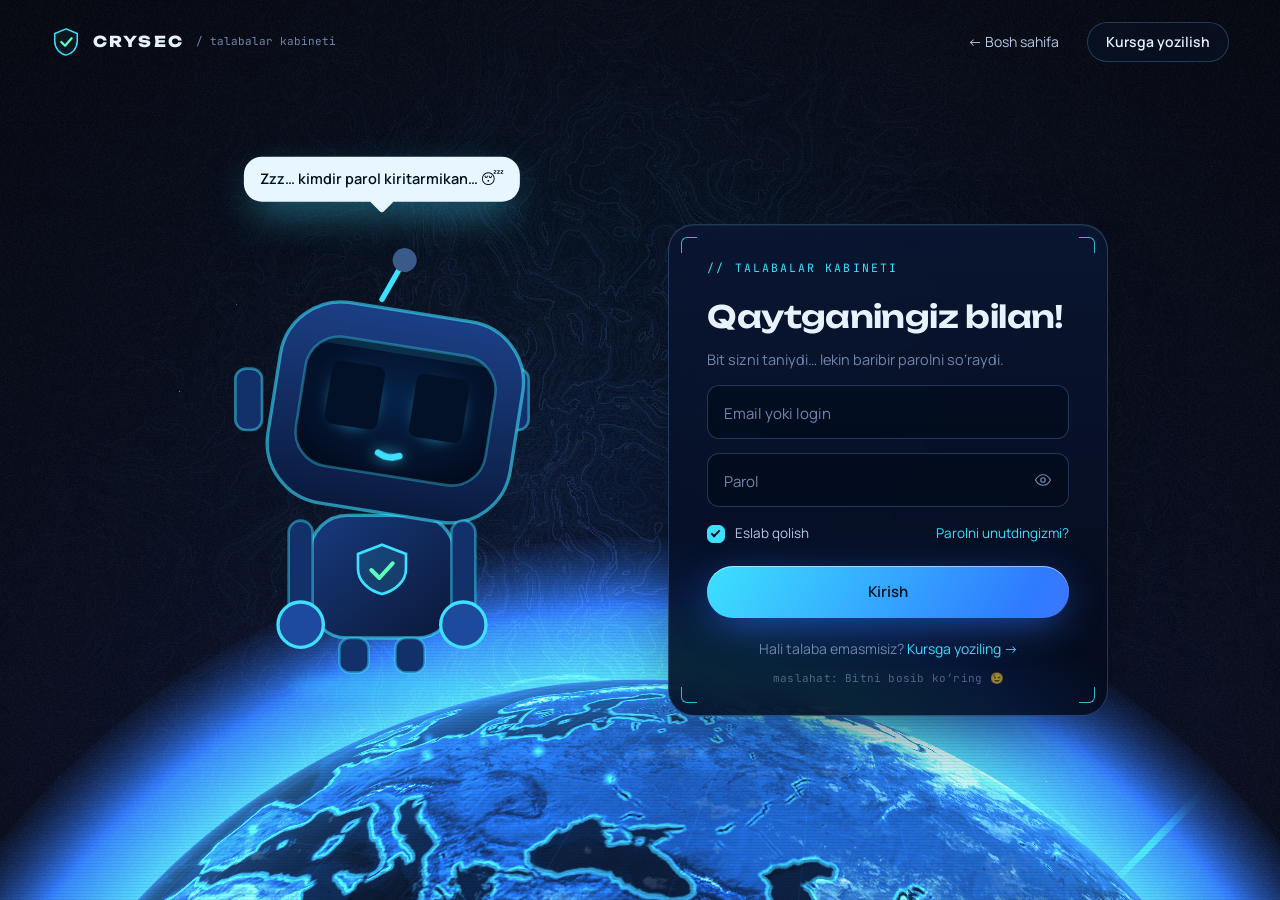
<file: login.html>
<!doctype html>
<html lang="uz">
<head>
  <meta charset="utf-8">
  <meta name="viewport" content="width=device-width, initial-scale=1, viewport-fit=cover">
  <title>Kirish — CRYSEC</title>
  <meta name="description" content="CRYSEC talabalar kabinetiga kirish.">
  <meta name="theme-color" content="#02060f">
  <link rel="icon" href="data:image/svg+xml,%3Csvg xmlns='http://www.w3.org/2000/svg' viewBox='0 0 32 32'%3E%3Cpath d='M16 2 4 7v8c0 7.5 5.1 13.4 12 15 6.9-1.6 12-7.5 12-15V7z' fill='%2302060f' stroke='%233de0ff' stroke-width='2'/%3E%3Cpath d='M11 16l4 4 7-8' fill='none' stroke='%235dffc0' stroke-width='2.4' stroke-linecap='round'/%3E%3C/svg%3E">
  <link rel="preconnect" href="https://fonts.googleapis.com">
  <link rel="preconnect" href="https://fonts.gstatic.com" crossorigin>
  <link href="https://fonts.googleapis.com/css2?family=Unbounded:wght@400;600;800&family=Manrope:wght@400;500;600;700&family=JetBrains+Mono:wght@400;600&display=swap" rel="stylesheet">
  <link rel="stylesheet" href="assets/css/style.css">
</head>
<body class="is-loading page-login">

  <canvas id="scene" aria-hidden="true"></canvas>
  <div class="grain" aria-hidden="true"></div>
  <div class="scanlines" aria-hidden="true"></div>

  <div class="loader" aria-hidden="true">
    <div class="loader__ring"><span></span><span></span><span></span></div>
    <div class="loader__txt">BIT UYG‘ONMOQDA…</div>
    <div class="loader__bar"><i></i></div>
  </div>

  <header class="top">
    <a href="index.html" class="brand" aria-label="CRYSEC bosh sahifa">
      <svg viewBox="0 0 32 32" class="brand__mark" aria-hidden="true">
        <path d="M16 2 4 7v8c0 7.5 5.1 13.4 12 15 6.9-1.6 12-7.5 12-15V7z" />
        <path class="brand__tick" d="M11 16l4 4 7-8" />
      </svg>
      <span class="brand__name">CRYSEC</span>
      <span class="brand__tag">/ talabalar kabineti</span>
    </a>
    <nav class="top__nav">
      <a href="index.html" class="navlink">← Bosh sahifa</a>
      <a href="index.html#register" class="btn btn--ghost btn--sm magnetic"><span>Kursga yozilish</span></a>
    </nav>
  </header>

  <main class="login">
    <!-- ===== maskot: Bit ===== -->
    <div class="mascot" id="mascot" data-mood="idle">
      <div class="bubble" id="bubble" role="status" aria-live="polite"><span id="bubbleTxt">Salom! Men Bit — CRYSEC qo‘riqchisiman 🤖</span></div>
      <svg class="bot" id="bot" viewBox="0 0 300 360" aria-label="Bit robot maskoti">
        <defs>
          <linearGradient id="gHead" x1="0" y1="0" x2="0" y2="1"><stop offset="0" stop-color="#1b3f86"/><stop offset="1" stop-color="#0a1a3d"/></linearGradient>
          <linearGradient id="gBody" x1="0" y1="0" x2="1" y2="1"><stop offset="0" stop-color="#173a7d"/><stop offset="1" stop-color="#0b1838"/></linearGradient>
          <radialGradient id="gScreen" cx=".5" cy=".4" r=".7"><stop offset="0" stop-color="#06224a"/><stop offset="1" stop-color="#020a1c"/></radialGradient>
          <clipPath id="cScreen"><rect x="78" y="78" width="144" height="98" rx="26"/></clipPath>
        </defs>

        <ellipse class="bot__shadow" cx="150" cy="342" rx="70" ry="10"/>

        <g class="bot__all">
          <!-- antenna -->
          <g class="bot__antenna">
            <path d="M150 52V22" />
            <circle class="bot__bulb" cx="150" cy="18" r="9"/>
          </g>
          <!-- quloqlar -->
          <rect class="bot__ear" x="40" y="104" width="20" height="46" rx="8"/>
          <rect class="bot__ear" x="240" y="104" width="20" height="46" rx="8"/>
          <!-- tana -->
          <g class="bot__torso">
            <rect x="96" y="214" width="108" height="92" rx="28" fill="url(#gBody)" class="bot__line"/>
            <path class="bot__chest" d="M150 236 132 243v11c0 9 7.6 16.4 18 19 10.4-2.6 18-10 18-19v-11z"/>
            <path class="bot__chestTick" d="m142 255 6 6 10-11"/>
            <rect x="118" y="306" width="22" height="26" rx="8" class="bot__leg"/>
            <rect x="160" y="306" width="22" height="26" rx="8" class="bot__leg"/>
          </g>
          <!-- bosh -->
          <g class="bot__head">
            <rect x="58" y="52" width="184" height="152" rx="46" fill="url(#gHead)" class="bot__line"/>
            <rect x="78" y="78" width="144" height="98" rx="26" fill="url(#gScreen)" class="bot__screen"/>
            <g clip-path="url(#cScreen)">
              <g class="bot__face">
                <g class="bot__eye bot__eye--l">
                  <rect class="bot__eyeball" x="103" y="104" width="30" height="38" rx="15"/>
                  <circle class="bot__pupil" cx="118" cy="123" r="8"/>
                  <circle class="bot__glint" cx="121" cy="119" r="2.6"/>
                  <path class="bot__happy" d="M104 127q14-16 28 0"/>
                  <rect class="bot__lid" x="98" y="96" width="40" height="52" rx="6"/>
                </g>
                <g class="bot__eye bot__eye--r">
                  <rect class="bot__eyeball" x="167" y="104" width="30" height="38" rx="15"/>
                  <circle class="bot__pupil" cx="182" cy="123" r="8"/>
                  <circle class="bot__glint" cx="185" cy="119" r="2.6"/>
                  <path class="bot__happy" d="M168 127q14-16 28 0"/>
                  <rect class="bot__lid" x="162" y="96" width="40" height="52" rx="6"/>
                </g>
                <ellipse class="bot__cheek" cx="98" cy="152" rx="9" ry="5"/>
                <ellipse class="bot__cheek" cx="202" cy="152" rx="9" ry="5"/>
                <path class="bot__mouth" id="mouth" d="M136 156q14 10 28 0"/>
              </g>
              <rect class="bot__scanline" x="78" y="78" width="144" height="6"/>
            </g>
          </g>
          <!-- qo'llar -->
          <g class="bot__arm bot__arm--l">
            <rect x="80" y="218" width="18" height="74" rx="9" class="bot__limb"/>
            <circle cx="89" cy="296" r="17" class="bot__hand"/>
          </g>
          <g class="bot__arm bot__arm--r">
            <rect x="202" y="218" width="18" height="74" rx="9" class="bot__limb"/>
            <circle cx="211" cy="296" r="17" class="bot__hand"/>
          </g>
          <!-- uyqu -->
          <g class="bot__zzz"><text x="232" y="60">z</text><text x="250" y="38">z</text><text x="268" y="16">Z</text></g>
          <!-- ter tomchisi -->
          <path class="bot__sweat" d="M232 90c-6 9-7 13-7 16a7 7 0 0 0 14 0c0-3-1-7-7-16z"/>
        </g>
      </svg>
      <div class="bits" id="bits" aria-hidden="true"></div>
    </div>

    <!-- ===== forma ===== -->
    <section class="login__card card no-drag" aria-labelledby="loginTitle">
      <span class="corner tl"></span><span class="corner tr"></span><span class="corner bl"></span><span class="corner br"></span>
      <p class="eyebrow mono">// TALABALAR KABINETI</p>
      <h1 class="login__title" id="loginTitle">Qaytganingiz bilan!</h1>
      <p class="login__sub">Bit sizni taniydi… lekin baribir parolni so‘raydi.</p>

      <form id="loginForm" novalidate autocomplete="on">
        <label class="field">
          <input type="text" name="email" id="email" required placeholder=" " autocomplete="username" spellcheck="false">
          <span class="field__label">Email yoki login</span><i class="field__line"></i><small class="field__err"></small>
        </label>
        <label class="field">
          <input type="password" name="password" id="password" required placeholder=" " autocomplete="current-password">
          <span class="field__label">Parol</span>
          <button type="button" class="field__eye" id="peek" aria-label="Parolni ko‘rsatish"><svg viewBox="0 0 24 24"><path d="M2 12s3.6-7 10-7 10 7 10 7-3.6 7-10 7S2 12 2 12z"/><circle cx="12" cy="12" r="3"/></svg></button>
          <i class="field__line"></i><small class="field__err"></small>
        </label>
        <div class="row">
          <label class="check"><input type="checkbox" checked><i></i>Eslab qolish</label>
          <a href="#" class="link" id="forgot">Parolni unutdingizmi?</a>
        </div>
        <button class="btn btn--primary btn--block submit" type="submit">
          <span class="submit__txt">Kirish</span><span class="submit__spin" aria-hidden="true"></span>
        </button>
      </form>
      <p class="login__alt">Hali talaba emasmisiz? <a href="index.html#register" class="link">Kursga yoziling →</a></p>
      <p class="login__hint mono">maslahat: Bitni bosib ko‘ring 😉</p>
    </section>
  </main>

  <script type="module" src="assets/js/login.js"></script>
</body>
</html>
</file>
<file: assets/css/style.css>
/* =========================================================
   QALQON — dizayn tizimi
   ========================================================= */
:root {
  --bg: #02060f;
  --ink: #e8f2ff;
  --ink-2: #b7c8e4;
  --muted: #7187ab;
  --line: rgba(120, 180, 255, .14);
  --line-2: rgba(120, 180, 255, .26);
  --glass: rgba(8, 18, 40, .52);
  --glass-2: rgba(10, 24, 54, .72);
  --cyan: #3de0ff;
  --blue: #2f7bff;
  --mint: #5dffc0;
  --red: #ff3d6e;
  --amber: #ffb547;
  --violet: #b48cff;
  --grad: linear-gradient(120deg, #3de0ff 0%, #2f7bff 45%, #8a5cff 100%);
  --f-display: 'Unbounded', 'Manrope', system-ui, sans-serif;
  --f-body: 'Manrope', system-ui, -apple-system, 'Segoe UI', sans-serif;
  --f-mono: 'JetBrains Mono', ui-monospace, 'SFMono-Regular', Menlo, monospace;
  --ease: cubic-bezier(.22, 1, .36, 1);
  --ease-io: cubic-bezier(.77, 0, .18, 1);
  --gutter: clamp(16px, 4vw, 56px);
  color-scheme: dark;
}

*, *::before, *::after { box-sizing: border-box; }
html { scroll-behavior: smooth; scroll-padding-top: 70px; }
body {
  margin: 0;
  background: var(--bg);
  color: var(--ink);
  font-family: var(--f-body);
  font-size: 16px;
  line-height: 1.55;
  -webkit-font-smoothing: antialiased;
  overflow-x: hidden;
}
a { color: inherit; text-decoration: none; }
button { font: inherit; color: inherit; background: none; border: 0; cursor: pointer; }
.mono { font-family: var(--f-mono); letter-spacing: .02em; }
.dim { color: var(--muted); }
::selection { background: rgba(61, 224, 255, .35); }

/* ---------- qatlamlar ---------- */
#scene {
  position: fixed; inset: 0; width: 100vw; height: 100vh; height: 100dvh;
  display: block; z-index: 0; touch-action: pan-y;
}
body.over-globe #scene { cursor: grab; }
body.is-dragging, body.is-dragging #scene { cursor: grabbing; user-select: none; }

.grain {
  position: fixed; inset: -50%; z-index: 1; pointer-events: none; opacity: .07;
  background-image: url("data:image/svg+xml,%3Csvg xmlns='http://www.w3.org/2000/svg' width='160' height='160'%3E%3Cfilter id='n'%3E%3CfeTurbulence type='fractalNoise' baseFrequency='.9' numOctaves='3' stitchTiles='stitch'/%3E%3C/filter%3E%3Crect width='100%25' height='100%25' filter='url(%23n)'/%3E%3C/svg%3E");
  animation: grain 1.2s steps(6) infinite;
}
@keyframes grain {
  0%, 100% { transform: translate(0, 0); } 20% { transform: translate(-3%, 2%); }
  40% { transform: translate(2%, -3%); } 60% { transform: translate(-2%, -1%); } 80% { transform: translate(3%, 3%); }
}
.scanlines {
  position: fixed; inset: 0; z-index: 1; pointer-events: none; opacity: .35;
  background: repeating-linear-gradient(to bottom, transparent 0 2px, rgba(0, 0, 0, .18) 2px 3px);
  mix-blend-mode: multiply;
}

/* ---------- yuklanish ---------- */
.loader {
  position: fixed; inset: 0; z-index: 50; display: grid; place-content: center; justify-items: center; gap: 22px;
  background: radial-gradient(60% 60% at 50% 50%, #061433 0%, var(--bg) 70%);
  transition: opacity .9s var(--ease), visibility .9s;
}
body:not(.is-loading) .loader { opacity: 0; visibility: hidden; }
.loader__ring { position: relative; width: 84px; height: 84px; }
.loader__ring span {
  position: absolute; inset: 0; border-radius: 50%; border: 1.5px solid transparent;
  border-top-color: var(--cyan); animation: spin 1.4s linear infinite;
}
.loader__ring span:nth-child(2) { inset: 12px; border-top-color: var(--blue); animation-duration: 1.1s; animation-direction: reverse; }
.loader__ring span:nth-child(3) { inset: 24px; border-top-color: var(--mint); animation-duration: .8s; }
.loader__txt { font-family: var(--f-mono); font-size: 12px; letter-spacing: .3em; color: var(--ink-2); }
.loader__bar { width: 200px; height: 2px; background: var(--line); overflow: hidden; border-radius: 2px; }
.loader__bar i { display: block; height: 100%; width: 40%; background: var(--grad); animation: bar 1.3s var(--ease-io) infinite; }
@keyframes bar { from { transform: translateX(-100%); } to { transform: translateX(260%); } }
@keyframes spin { to { transform: rotate(360deg); } }

/* ---------- header ---------- */
.top {
  position: fixed; top: 0; left: 0; right: 0; z-index: 20;
  display: flex; align-items: center; justify-content: space-between;
  padding: 22px var(--gutter);
}
.brand { display: flex; align-items: center; gap: 12px; }
.brand__mark { width: 30px; height: 30px; }
.brand__mark path:first-child { fill: rgba(61, 224, 255, .06); stroke: var(--cyan); stroke-width: 1.6; }
.brand__tick { fill: none; stroke: var(--mint); stroke-width: 2.4; stroke-linecap: round; stroke-linejoin: round;
  stroke-dasharray: 20; stroke-dashoffset: 20; animation: draw 1.2s 1.4s var(--ease) forwards; }
@keyframes draw { to { stroke-dashoffset: 0; } }
.brand__name { font-family: var(--f-display); font-weight: 800; letter-spacing: .14em; font-size: 15px; }
.brand__tag { font-family: var(--f-mono); font-size: 11px; color: var(--muted); }
.top__nav { display: flex; align-items: center; gap: 28px; }
.navlink { position: relative; font-size: 14px; color: var(--ink-2); display: inline-flex; align-items: center; gap: 8px; transition: color .3s; }
.navlink::after { content: ''; position: absolute; left: 0; right: 0; bottom: -6px; height: 1px; background: var(--cyan);
  transform: scaleX(0); transform-origin: right; transition: transform .45s var(--ease); }
.navlink:hover, .navlink.is-active { color: var(--ink); }
.navlink:hover::after, .navlink.is-active::after { transform: scaleX(1); transform-origin: left; }

.live-dot { width: 7px; height: 7px; border-radius: 50%; background: var(--red); box-shadow: 0 0 0 0 rgba(255, 61, 110, .6);
  animation: live 1.6s infinite; display: inline-block; flex: none; }
@keyframes live { 0% { box-shadow: 0 0 0 0 rgba(255, 61, 110, .6); } 100% { box-shadow: 0 0 0 10px rgba(255, 61, 110, 0); } }

/* ---------- tugmalar ---------- */
.btn {
  --h: 52px;
  position: relative; display: inline-flex; align-items: center; justify-content: center; gap: 10px;
  height: var(--h); padding: 0 26px; border-radius: 999px; font-weight: 600; font-size: 15px;
  isolation: isolate; overflow: hidden; white-space: nowrap;
  transition: transform .4s var(--ease), box-shadow .4s var(--ease), background .3s, border-color .3s;
}
.btn svg { width: 18px; height: 18px; fill: none; stroke: currentColor; stroke-width: 2; stroke-linecap: round; stroke-linejoin: round;
  transition: transform .4s var(--ease); }
.btn:hover svg { transform: translateX(4px); }
.btn--sm { --h: 40px; padding: 0 18px; font-size: 14px; }
.btn--block { width: 100%; }
.btn--primary { color: #00111f; background: var(--grad); background-size: 200% 100%;
  box-shadow: 0 10px 40px -10px rgba(47, 123, 255, .8), inset 0 1px 0 rgba(255, 255, 255, .5); }
.btn--primary::before { content: ''; position: absolute; inset: 0; z-index: -1;
  background: linear-gradient(110deg, transparent 30%, rgba(255, 255, 255, .55) 50%, transparent 70%);
  transform: translateX(-120%); transition: transform .9s var(--ease); }
.btn--primary:hover::before { transform: translateX(120%); }
.btn--primary:hover { box-shadow: 0 16px 50px -10px rgba(61, 224, 255, .9), inset 0 1px 0 rgba(255, 255, 255, .6); }
.btn--ghost { border: 1px solid var(--line-2); background: rgba(10, 24, 54, .35); backdrop-filter: blur(10px); -webkit-backdrop-filter: blur(10px); }
.btn--ghost:hover { border-color: rgba(61, 224, 255, .6); background: rgba(61, 224, 255, .08); }
.btn--glass { border: 1px solid rgba(255, 255, 255, .5); background: rgba(255, 255, 255, .08); color: #fff; }
.btn--glass:hover { background: #fff; color: #08142e; }
.btn:active { transform: scale(.97); }
:focus-visible { outline: 2px solid var(--cyan); outline-offset: 3px; }


/* glitch */
.glitch { display: inline-block; }
.glitch::before, .glitch::after { content: attr(data-text); position: absolute; inset: 0; background: inherit;
  -webkit-background-clip: text; background-clip: text; color: transparent; opacity: 0; }
.glitch::before { animation: gl1 4s infinite steps(1); text-shadow: none; }
.glitch::after { animation: gl2 4s infinite steps(1); }
@keyframes gl1 { 0%, 92%, 100% { opacity: 0; transform: none; } 93% { opacity: 1; transform: translate(-4px, 1px); clip-path: inset(10% 0 55% 0); }
  95% { opacity: 1; transform: translate(3px, -1px); clip-path: inset(60% 0 8% 0); } 97% { opacity: 0; } }
@keyframes gl2 { 0%, 93%, 100% { opacity: 0; } 94% { opacity: .9; transform: translate(5px, 0); clip-path: inset(40% 0 30% 0); filter: hue-rotate(160deg); }
  96% { opacity: .9; transform: translate(-3px, 2px); clip-path: inset(0 0 75% 0); } }

.stats { display: flex; gap: clamp(20px, 3vw, 44px); margin: 48px 0 0; padding-top: 22px; border-top: 1px solid var(--line); }
.stats div { min-width: 0; }
.stats dt { font-size: 12px; color: var(--muted); letter-spacing: .06em; margin-bottom: 4px; }
.stats dd { margin: 0; font-size: clamp(20px, 1.8vw, 28px); font-weight: 600; font-variant-numeric: tabular-nums; }


/* ---------- umumiy maket ---------- */
main { position: relative; z-index: 5; }
.wrap { width: min(1240px, 100%); margin: 0 auto; padding: 0 var(--gutter); }
.sec { position: relative; min-height: 100vh; padding: clamp(90px, 14vh, 150px) 0; }
.sec__head { max-width: 760px; margin-bottom: clamp(36px, 6vh, 64px); }
.eyebrow { font-size: 11.5px; color: var(--cyan); letter-spacing: .18em; margin: 0 0 16px; }
.h2 { font-family: var(--f-display); font-weight: 600; font-size: clamp(30px, 4vw, 56px); line-height: 1.05;
  letter-spacing: -.035em; margin: 0 0 20px; }
.lead { color: var(--ink-2); font-size: clamp(15.5px, 1.2vw, 18px); max-width: 560px; margin: 0; }
.lead b, .hero__lead b { color: var(--ink); }
.grad { background: var(--grad); -webkit-background-clip: text; background-clip: text; color: transparent; }

/* ---------- 3D paydo bo'lish ---------- */
.reveal { opacity: 0; transform: translateY(26px); filter: blur(8px);
  transition: opacity 1s var(--ease), transform 1.1s var(--ease), filter 1s var(--ease);
  transition-delay: calc(var(--d, 0) * 90ms + 150ms); }
body.is-ready .reveal { opacity: 1; transform: none; filter: none; }

.z3 { opacity: 0; transform: perspective(1000px) translate3d(0, 70px, -160px) rotateX(22deg); filter: blur(6px);
  transform-origin: 50% 100%;
  transition: opacity .9s var(--ease), transform 1.2s var(--ease), filter .9s var(--ease);
  transition-delay: calc(var(--d, 0) * 110ms); }
.z3.in { opacity: 1; transform: none; filter: none; }

/* so'zma-so'z 3D aylanuvchi sarlavha */
[data-split] .w { display: inline-block; perspective: 600px; }
[data-split] .w > span { display: inline-block; transform-origin: 50% 100% -20px; transform: rotateX(-95deg) translateY(10px); opacity: 0;
  transition: transform 1s var(--ease), opacity .6s var(--ease); transition-delay: calc(var(--i) * 55ms + 120ms); }
[data-split].in .w > span { transform: none; opacity: 1; }
[data-split].z3 { opacity: 1; transform: none; filter: none; }

/* ---------- progress va nuqtalar ---------- */
.progress { position: fixed; top: 0; left: 0; right: 0; height: 2px; z-index: 30; pointer-events: none; }
.progress i { display: block; height: 100%; background: var(--grad); transform-origin: 0 50%; transform: scaleX(0);
  box-shadow: 0 0 12px rgba(61, 224, 255, .8); }
.dots { position: fixed; right: 22px; top: 50%; transform: translateY(-50%); z-index: 20; display: flex; flex-direction: column; gap: 14px; }
.dots a { position: relative; width: 10px; height: 10px; border-radius: 50%; border: 1px solid var(--line-2);
  transition: background .3s, border-color .3s, transform .3s var(--ease); }
.dots a span { position: absolute; right: 22px; top: 50%; transform: translate(6px, -50%); white-space: nowrap; font-size: 12px;
  color: var(--ink-2); opacity: 0; pointer-events: none; transition: opacity .3s, transform .3s var(--ease); }
.dots a:hover span, .dots a.is-on span { opacity: 1; transform: translate(0, -50%); }
.dots a.is-on { background: var(--cyan); border-color: var(--cyan); transform: scale(1.25); box-shadow: 0 0 12px var(--cyan); }
.top { transition: background .4s, backdrop-filter .4s, padding .4s var(--ease); }
body.is-scrolled .top { background: rgba(2, 6, 15, .55); backdrop-filter: blur(14px); -webkit-backdrop-filter: blur(14px);
  padding-top: 14px; padding-bottom: 14px; border-bottom: 1px solid var(--line); }

/* ---------- hero ---------- */
.hero { display: flex; align-items: center; min-height: 100vh; min-height: 100svh; padding: 110px 0 80px; }
.hero__body { width: min(600px, 46vw); margin-left: var(--gutter); position: relative; z-index: 2; }
.chip { display: inline-flex; align-items: center; gap: 10px; padding: 7px 14px 7px 12px; border-radius: 999px;
  border: 1px solid var(--line-2); background: var(--glass); backdrop-filter: blur(12px); -webkit-backdrop-filter: blur(12px);
  font-size: 12px; letter-spacing: .14em; color: var(--ink-2); }
.chip b { font-weight: 600; color: var(--ink); letter-spacing: .04em; font-size: 12px; }
.hero__title { font-family: var(--f-display); font-weight: 800; font-size: clamp(38px, 5.6vw, 86px); line-height: 1.02;
  letter-spacing: -.04em; margin: 26px 0 22px; }
.hero__title .line { display: block; padding-bottom: .06em; }
.hero__title em { font-style: normal; background: linear-gradient(100deg, #ff6b8e, #ff3d6e 40%, #ffb547);
  -webkit-background-clip: text; background-clip: text; color: transparent; position: relative; }
.hero__lead { color: var(--ink-2); font-size: clamp(15px, 1.15vw, 18px); max-width: 500px; margin: 0 0 34px; }
.hero__cta { display: flex; gap: 12px; flex-wrap: wrap; }
.stats { display: flex; gap: clamp(20px, 3vw, 44px); margin: 46px 0 0; padding-top: 22px; border-top: 1px solid var(--line); }
.stats dt { font-size: 12px; color: var(--muted); letter-spacing: .06em; margin-bottom: 4px; }
.stats dd { margin: 0; font-size: clamp(19px, 1.7vw, 26px); font-weight: 600; font-variant-numeric: tabular-nums; }
.stats dd span { font: inherit; }

.scroll-cue { position: absolute; left: 50%; bottom: 26px; transform: translateX(-50%); display: flex; flex-direction: column; align-items: center; gap: 8px;
  font-size: 10px; letter-spacing: .3em; color: var(--muted); text-transform: uppercase; }
.scroll-cue i { width: 1px; height: 44px; background: linear-gradient(var(--cyan), transparent); position: relative; overflow: hidden; }
.scroll-cue i::after { content: ''; position: absolute; left: 0; top: -40%; width: 1px; height: 40%; background: #fff; animation: cue 1.8s var(--ease-io) infinite; }
@keyframes cue { to { top: 110%; } }

/* ---------- HUD paneli ---------- */
.panel { border: 1px solid var(--line); border-radius: 18px;
  background: linear-gradient(180deg, rgba(12, 26, 56, .62), rgba(5, 12, 28, .55));
  backdrop-filter: blur(16px) saturate(140%); -webkit-backdrop-filter: blur(16px) saturate(140%);
  box-shadow: 0 30px 80px -30px rgba(0, 0, 0, .8), inset 0 1px 0 rgba(255, 255, 255, .06); }
.panel__head { display: flex; justify-content: space-between; align-items: center; padding: 14px 16px 10px;
  font-size: 11px; color: var(--ink-2); letter-spacing: .14em; border-bottom: 1px solid var(--line); }
.panel__clock { color: var(--cyan); }
.hud { position: absolute; right: calc(var(--gutter) + 26px); bottom: 90px; width: 280px; z-index: 2; }
.feed { list-style: none; margin: 0; padding: 6px 0; height: 218px; overflow: hidden; position: relative; }
.feed::after { content: ''; position: absolute; left: 0; right: 0; bottom: 0; height: 60px;
  background: linear-gradient(transparent, rgba(5, 12, 28, .9)); pointer-events: none; }
.feed li { display: grid; grid-template-columns: 8px 1fr auto; gap: 3px 10px; align-items: center; padding: 6px 16px; font-size: 12px;
  animation: feedIn .7s var(--ease) both; }
.feed li .sw { width: 8px; height: 8px; border-radius: 2px; background: var(--c); box-shadow: 0 0 12px var(--c); }
.feed li .route { color: var(--ink); white-space: nowrap; overflow: hidden; text-overflow: ellipsis; }
.feed li .route b { color: var(--muted); font-weight: 400; margin: 0 4px; }
.feed li .val { font-family: var(--f-mono); color: var(--c); font-size: 11px; }
.feed li .meta { grid-column: 2 / 4; font-family: var(--f-mono); font-size: 10.5px; color: var(--muted); }
.feed li.is-home .route { color: var(--mint); }
@keyframes feedIn { from { opacity: 0; transform: translateX(24px); background: rgba(61, 224, 255, .12); } to { opacity: 1; transform: none; background: transparent; } }
.legend { list-style: none; margin: 0; padding: 10px 16px 14px; display: flex; flex-wrap: wrap; gap: 6px 12px; font-size: 11px; color: var(--muted); border-top: 1px solid var(--line); }
.legend li { display: inline-flex; align-items: center; gap: 6px; }
.legend i { width: 14px; height: 2px; background: var(--c); box-shadow: 0 0 8px var(--c); border-radius: 2px; }

.impact-tag { position: fixed; left: 0; top: 0; z-index: 6; pointer-events: none; opacity: 0;
  font-size: 11px; padding: 6px 10px; border-radius: 8px; white-space: nowrap;
  background: rgba(5, 12, 28, .8); border: 1px solid var(--c, var(--cyan)); color: var(--ink);
  box-shadow: 0 0 24px -6px var(--c, var(--cyan)); transition: opacity .35s; }
.impact-tag::before { content: ''; position: absolute; left: -26px; top: 50%; width: 26px; height: 1px; background: var(--c, var(--cyan)); }
.impact-tag.is-on { opacity: 1; }
.impact-tag b { color: var(--c); font-weight: 600; }

/* ---------- lenta ---------- */
.band { position: relative; z-index: 4; padding: 40px 0; overflow: hidden; }
.band__row { transform: rotate(-3deg); background: var(--grad); padding: 14px 0; box-shadow: 0 20px 60px -20px rgba(47, 123, 255, .7); }
.band__row--rev { transform: rotate(2deg) translateY(-14px); background: rgba(4, 10, 26, .9); border-block: 1px solid var(--line-2); box-shadow: none; }
.band__track { display: inline-flex; gap: 40px; white-space: nowrap; animation: tick 50s linear infinite;
  font-family: var(--f-display); font-weight: 800; font-size: clamp(20px, 2.4vw, 34px); letter-spacing: -.02em; color: #00111f; text-transform: uppercase; }
.band__row--rev .band__track { animation-direction: reverse; color: transparent; -webkit-text-stroke: 1px rgba(160, 210, 255, .55); }
.band__track span { display: inline-flex; align-items: center; gap: 40px; }
.band__track span::after { content: '✦'; font-size: .6em; }
@keyframes tick { to { transform: translateX(-50%); } }

/* ---------- kartalar (3D tilt) ---------- */
.card { position: relative; border: 1px solid var(--line); border-radius: 20px;
  background: linear-gradient(180deg, rgba(12, 26, 56, .66), rgba(4, 10, 26, .66));
  backdrop-filter: blur(14px) saturate(140%); -webkit-backdrop-filter: blur(14px) saturate(140%);
  box-shadow: 0 30px 80px -40px rgba(0, 0, 0, .9), inset 0 1px 0 rgba(255, 255, 255, .06); }
.tilt { transform-style: preserve-3d; will-change: transform; }
.tilt::after { content: ''; position: absolute; inset: 0; border-radius: inherit; pointer-events: none; opacity: 0; transition: opacity .4s;
  background: radial-gradient(400px circle at var(--mx, 50%) var(--my, 50%), rgba(61, 224, 255, .14), transparent 45%); }
.tilt::before { content: ''; position: absolute; inset: -1px; border-radius: inherit; pointer-events: none; padding: 1px; opacity: 0; transition: opacity .4s;
  background: radial-gradient(260px circle at var(--mx, 50%) var(--my, 50%), rgba(61, 224, 255, .9), transparent 60%);
  -webkit-mask: linear-gradient(#000 0 0) content-box, linear-gradient(#000 0 0); -webkit-mask-composite: xor; mask-composite: exclude; }
.tilt:hover::after, .tilt:hover::before { opacity: 1; }

/* ---------- markaz haqida ---------- */
.about, .register { display: grid; align-content: center; }
.about__grid { width: min(640px, 100%); margin-left: auto; }
.feat { display: grid; grid-template-columns: repeat(2, minmax(0, 1fr)); gap: 16px; margin-top: 40px; }
.feat__item { padding: 26px 24px 24px; }
.feat__ic { display: grid; place-items: center; width: 46px; height: 46px; border-radius: 14px; margin-bottom: 18px;
  background: linear-gradient(140deg, rgba(61, 224, 255, .18), rgba(138, 92, 255, .14)); border: 1px solid rgba(61, 224, 255, .3);
  transform: translateZ(40px); }
.feat__ic svg, .course__ic svg { width: 22px; height: 22px; fill: none; stroke: var(--cyan); stroke-width: 1.6; stroke-linecap: round; stroke-linejoin: round; }
.feat__item h3 { font-size: 17px; margin: 0 0 6px; transform: translateZ(26px); }
.feat__item p { margin: 0; color: var(--muted); font-size: 14.5px; transform: translateZ(14px); }

/* ---------- kurslar ---------- */
.filters { display: flex; flex-wrap: wrap; gap: 8px; margin-top: 26px; }
.filters button { height: 38px; padding: 0 16px; border-radius: 999px; border: 1px solid var(--line-2); font-size: 13.5px; color: var(--ink-2);
  background: rgba(4, 10, 26, .55); backdrop-filter: blur(10px); -webkit-backdrop-filter: blur(10px); transition: all .35s var(--ease); }
.filters button:hover { color: var(--ink); border-color: rgba(61, 224, 255, .5); }
.filters button.is-on { color: #00111f; background: var(--cyan); border-color: var(--cyan); box-shadow: 0 8px 30px -8px var(--cyan); }
.filters button sup { font-family: var(--f-mono); font-size: 10px; margin-left: 4px; opacity: .7; }
.grid { display: grid; grid-template-columns: repeat(4, minmax(0, 1fr)); gap: 16px; perspective: 1400px; }
.course { padding: 22px 20px 20px; display: flex; flex-direction: column; min-height: 248px; cursor: default;
  opacity: 0; transform: translate3d(0, 80px, -220px) rotateX(28deg) rotateY(var(--ry0, 0deg));
  transition: opacity .8s var(--ease), transform 1.1s var(--ease), filter .5s, border-color .4s;
  transition-delay: calc(var(--d, 0) * 60ms); }
.course.in { opacity: 1; transform: perspective(900px) rotateX(var(--rx, 0deg)) rotateY(var(--ry, 0deg)); }
.course.in.is-moving { transition: transform .15s linear, opacity .5s, filter .5s, border-color .4s; transition-delay: 0s; }
.course.is-dim { opacity: .16; filter: grayscale(1) blur(1px); }
.course.is-pop { animation: pop .6s var(--ease); }
@keyframes pop { 40% { transform: perspective(900px) translateZ(40px); } }
.course__top { display: flex; justify-content: space-between; align-items: flex-start; margin-bottom: 22px; transform: translateZ(30px); }
.course__ic { display: grid; place-items: center; width: 44px; height: 44px; border-radius: 13px; border: 1px solid var(--c);
  background: color-mix(in srgb, var(--c) 14%, transparent); }
.course__ic svg { stroke: var(--c); }
.course__num { font-family: var(--f-mono); font-size: 12px; color: var(--muted); }
.course__tag { font-family: var(--f-mono); font-size: 10.5px; letter-spacing: .12em; color: var(--c); margin: 0 0 6px; text-transform: uppercase; transform: translateZ(20px); }
.course h3 { font-size: 18px; line-height: 1.2; margin: 0 0 8px; transform: translateZ(26px); }
.course p { font-size: 13.5px; color: var(--muted); margin: 0 0 18px; transform: translateZ(14px); }
.course__foot { margin-top: auto; display: flex; justify-content: space-between; align-items: center; transform: translateZ(20px); }
.lvl { display: inline-flex; gap: 4px; align-items: center; font-family: var(--f-mono); font-size: 10.5px; color: var(--muted); }
.lvl i { width: 14px; height: 4px; border-radius: 2px; background: var(--line-2); }
.lvl i.on { background: var(--c); box-shadow: 0 0 8px var(--c); }
.lvl b { font-weight: 400; margin-left: 6px; }
.course__go { display: inline-flex; align-items: center; gap: 6px; font-size: 13px; font-weight: 600; color: var(--ink-2); transition: color .3s, gap .3s var(--ease); }
.course__go svg { width: 16px; height: 16px; fill: none; stroke: currentColor; stroke-width: 2; stroke-linecap: round; stroke-linejoin: round; }
.course:hover .course__go { color: var(--c); gap: 10px; }

/* ---------- o'quv yo'li ---------- */
.road { position: relative; }
.road__line { position: absolute; left: 50%; top: 0; width: 4px; height: 100%; transform: translateX(-50%); overflow: visible; }
.road__line path { fill: none; stroke-width: 2; vector-effect: non-scaling-stroke; }
#roadPath { stroke: var(--line-2); stroke-dasharray: 4 6; }
#roadPathLit { stroke: var(--cyan); filter: drop-shadow(0 0 6px var(--cyan)); }
.road__list { list-style: none; margin: 0; padding: 0; display: grid; gap: clamp(40px, 8vh, 90px); }
.stage { position: relative; display: grid; grid-template-columns: 1fr 80px 1fr; align-items: center; }
.stage__node { grid-column: 2; justify-self: center; width: 58px; height: 58px; border-radius: 50%; display: grid; place-items: center;
  background: var(--bg); border: 1px solid var(--line-2); position: relative; z-index: 2; transition: border-color .5s, box-shadow .5s, transform .6s var(--ease); }
.stage__node b { font-family: var(--f-mono); font-size: 14px; color: var(--muted); transition: color .5s; }
.stage__node::after { content: ''; position: absolute; inset: -8px; border-radius: 50%; border: 1px solid var(--c); opacity: 0; transform: scale(.6); transition: all .6s var(--ease); }
.stage.is-lit .stage__node { border-color: var(--c); box-shadow: 0 0 30px -4px var(--c), inset 0 0 20px -6px var(--c); transform: scale(1.08); }
.stage.is-lit .stage__node b { color: var(--c); }
.stage.is-lit .stage__node::after { opacity: .5; transform: scale(1); animation: ring 2.4s var(--ease) infinite; }
@keyframes ring { 0% { transform: scale(1); opacity: .6; } 100% { transform: scale(1.6); opacity: 0; } }
.stage__card { padding: 26px 26px 24px; grid-row: 1;
  opacity: 0; transition: opacity .9s var(--ease), transform 1.2s var(--ease); }
.stage:nth-child(odd) .stage__card { grid-column: 1; transform: perspective(1000px) translateX(-60px) rotateY(28deg) translateZ(-120px); transform-origin: 100% 50%; }
.stage:nth-child(even) .stage__card { grid-column: 3; transform: perspective(1000px) translateX(60px) rotateY(-28deg) translateZ(-120px); transform-origin: 0 50%; }
.stage.is-lit .stage__card { opacity: 1; transform: none; }
.stage__card::before { content: ''; position: absolute; left: 24px; right: 24px; top: -1px; height: 2px; background: linear-gradient(90deg, transparent, var(--c), transparent); }
.stage__tag { font-size: 11px; letter-spacing: .18em; color: var(--c); margin: 0 0 10px; }
.stage__card h3 { font-size: clamp(18px, 1.5vw, 22px); line-height: 1.2; margin: 0 0 10px; }
.stage__card > p:not(.stage__tag) { color: var(--muted); margin: 0 0 16px; font-size: 14.5px; }
.pills { list-style: none; margin: 0; padding: 0; display: flex; flex-wrap: wrap; gap: 6px; }
.pills li { font-size: 12px; padding: 4px 10px; border-radius: 999px; border: 1px solid color-mix(in srgb, var(--c) 45%, transparent);
  color: var(--ink-2); background: color-mix(in srgb, var(--c) 8%, transparent); }

/* ---------- mentor ---------- */
.mentor__grid { display: grid; grid-template-columns: minmax(0, 1fr) minmax(0, 1fr); gap: clamp(30px, 5vw, 80px); align-items: center; }
.terminal { margin-top: 34px; overflow: hidden; }
.terminal__bar { display: flex; align-items: center; gap: 7px; padding: 12px 14px; border-bottom: 1px solid var(--line); }
.terminal__bar i { width: 10px; height: 10px; border-radius: 50%; background: #ff5f57; }
.terminal__bar i:nth-child(2) { background: #febc2e; } .terminal__bar i:nth-child(3) { background: #28c840; }
.terminal__bar span { margin-left: 10px; font-size: 11.5px; color: var(--muted); }
.terminal pre { margin: 0; padding: 16px 18px 20px; font-size: 12.5px; line-height: 1.7; color: var(--ink-2); min-height: 196px; white-space: pre-wrap; }
.terminal pre .p { color: var(--mint); } .terminal pre .c { color: var(--cyan); } .terminal pre .o { color: var(--amber); }
.terminal pre .cursor { display: inline-block; width: 8px; height: 15px; background: var(--cyan); vertical-align: -2px; animation: blink 1s steps(1) infinite; }
@keyframes blink { 50% { opacity: 0; } }

.certs { position: relative; height: 560px; perspective: 1600px; }
.cert { position: absolute; left: 50%; top: 50%; width: min(330px, 80%); aspect-ratio: 3 / 4; margin: 0; border-radius: 22px; overflow: hidden;
  transform-style: preserve-3d; cursor: pointer;
  --tx: 0px; --ty: 0px; --tz: 0px; --rot: 0deg; --rx: 0deg; --ry: 0deg;
  transform: translate(-50%, -50%) translate3d(var(--tx), var(--ty), var(--tz)) rotateZ(var(--rot)) rotateX(var(--rx)) rotateY(var(--ry));
  transition: transform .9s var(--ease), box-shadow .6s, filter .6s;
  border: 1px solid color-mix(in srgb, var(--h) 45%, transparent);
  background: radial-gradient(120% 70% at 0% 0%, color-mix(in srgb, var(--h) 30%, transparent), transparent 55%),
    linear-gradient(170deg, #0c1934, #050b1b 70%);
  box-shadow: 0 40px 90px -30px rgba(0, 0, 0, .95), 0 0 0 1px rgba(255, 255, 255, .03); }
.cert.is-front { box-shadow: 0 50px 120px -30px color-mix(in srgb, var(--h) 45%, transparent), 0 0 0 1px rgba(255, 255, 255, .05); }
.cert:not(.is-front) { filter: brightness(.6) saturate(.8); }
.cert__holo { position: absolute; inset: 0; pointer-events: none; mix-blend-mode: color-dodge; opacity: .45;
  background: linear-gradient(115deg, transparent 20%, rgba(255, 0, 170, .25) 35%, rgba(0, 255, 230, .3) 45%, rgba(255, 230, 0, .25) 55%, transparent 70%);
  background-size: 250% 250%; background-position: var(--hx, 50%) var(--hy, 50%); transition: background-position .2s; }
.cert__in { position: relative; height: 100%; padding: 26px 24px; display: flex; flex-direction: column; }
.cert__issuer { font-family: var(--f-mono); font-size: 11px; letter-spacing: .16em; color: var(--h); text-transform: uppercase; display: flex; justify-content: space-between; }
.cert__code { font-family: var(--f-display); font-weight: 800; font-size: clamp(52px, 6vw, 76px); letter-spacing: -.04em; line-height: 1; margin: 22px 0 10px;
  background: linear-gradient(160deg, #fff, var(--h)); -webkit-background-clip: text; background-clip: text; color: transparent; transform: translateZ(50px); }
.cert__name { font-size: 15px; font-weight: 600; margin: 0 0 10px; line-height: 1.3; }
.cert__desc { font-size: 13px; color: var(--muted); margin: 0; }
.cert__img { margin-top: auto; height: 120px; border-radius: 12px; border: 1px dashed color-mix(in srgb, var(--h) 40%, transparent);
  display: grid; place-items: center; overflow: hidden; background: rgba(0, 0, 0, .25); font-family: var(--f-mono); font-size: 11px; color: var(--muted); }
.cert__img img { width: 100%; height: 100%; object-fit: cover; display: block; }
.cert__img.has-img { border-style: solid; }
.cert__seal { position: absolute; right: 22px; top: 64px; width: 64px; height: 64px; opacity: .9; }
.cert__seal circle, .cert__seal path { fill: none; stroke: var(--h); stroke-width: 1.2; }
.cert__seal text { fill: var(--h); font: 600 6.4px var(--f-mono); letter-spacing: 1.2px; }
.cert__seal g { transform-origin: 32px 32px; animation: spin 18s linear infinite; }
.certs__nav { position: absolute; left: 50%; bottom: 0; transform: translateX(-50%); display: flex; gap: 8px; }
.certs__nav button { background: rgba(4, 10, 26, .75); backdrop-filter: blur(8px); font-family: var(--f-mono); font-size: 11.5px; padding: 6px 12px; border-radius: 999px; border: 1px solid var(--line-2); color: var(--muted); transition: all .3s; }
.certs__nav button.is-on { color: #00111f; background: var(--h); border-color: var(--h); }

/* ---------- yozilish ---------- */
.register__grid { width: min(560px, 100%); margin-left: auto; margin-right: max(0px, calc(50vw - 620px)); }
.register__copy .h2 { font-size: clamp(28px, 3vw, 44px); }
.register__copy .lead { margin-bottom: 28px; }
.contacts { list-style: none; margin: 30px 0 0; padding: 0; display: grid; gap: 12px; }
.contacts a, .contacts span { display: inline-flex; align-items: center; gap: 12px; color: var(--ink-2); font-size: 15px; transition: color .3s; }
.contacts a:hover { color: var(--cyan); }
.contacts svg { width: 20px; height: 20px; flex: none; fill: none; stroke: var(--cyan); stroke-width: 1.6; stroke-linecap: round; stroke-linejoin: round;
  padding: 9px; box-sizing: content-box; border-radius: 12px; border: 1px solid var(--line-2); background: rgba(4, 10, 26, .6); }
.contacts small { display: block; color: var(--muted); font-size: 12.5px; }

.enroll { position: relative; overflow: hidden; border-radius: 26px; padding: 30px clamp(22px, 3vw, 38px) 34px; border-color: var(--line-2);
  background: linear-gradient(180deg, rgba(10, 22, 50, .82), rgba(4, 10, 26, .86));
  clip-path: inset(50% 0 50% 0 round 26px); opacity: 0; transition: clip-path 1.1s var(--ease-io), opacity .4s; }
.enroll.in { clip-path: inset(0 0 0 0 round 26px); opacity: 1; }
.enroll__scan { position: absolute; left: 0; right: 0; top: 50%; height: 2px; z-index: 30; pointer-events: none;
  background: linear-gradient(90deg, transparent, var(--cyan), #fff, var(--cyan), transparent); box-shadow: 0 0 30px 6px rgba(61, 224, 255, .6); opacity: 0; }
.enroll.in .enroll__scan { animation: scanY 1.4s var(--ease-io) both; }
@keyframes scanY { 0% { opacity: 1; top: 50%; transform: scaleX(.2); } 30% { transform: scaleX(1); top: 50%; opacity: 1; } 100% { top: 102%; opacity: 0; } }
.corner { position: absolute; width: 16px; height: 16px; border: 1.5px solid var(--cyan); z-index: 25; opacity: .8; pointer-events: none; }
.corner.tl { top: 12px; left: 12px; border-right: 0; border-bottom: 0; border-top-left-radius: 6px; }
.corner.tr { top: 12px; right: 12px; border-left: 0; border-bottom: 0; border-top-right-radius: 6px; }
.corner.bl { bottom: 12px; left: 12px; border-right: 0; border-top: 0; border-bottom-left-radius: 6px; }
.corner.br { bottom: 12px; right: 12px; border-left: 0; border-top: 0; border-bottom-right-radius: 6px; }

.enroll__steps { display: grid; grid-template-columns: auto 1fr auto; gap: 12px; align-items: center; font-size: 11px; color: var(--muted); letter-spacing: .08em; margin: 6px 0 22px; }
.enroll__steps span { transition: color .4s; } .enroll__steps span.is-on { color: var(--cyan); }
.enroll__steps i { height: 2px; background: var(--line); border-radius: 2px; overflow: hidden; }
.enroll__steps b { display: block; height: 100%; width: 50%; background: var(--grad); transition: width .8s var(--ease-io); }
.enroll[data-step="2"] .enroll__steps b { width: 100%; }

.cube { position: relative; display: grid; perspective: 1400px; }
.face { grid-area: 1 / 1; border: 0; margin: 0; padding: 0; min-width: 0; backface-visibility: hidden;
  transition: transform .9s var(--ease-io), opacity .6s var(--ease-io); transform-origin: 50% 50% -260px; }
.face:not(.is-on) { opacity: 0; pointer-events: none; visibility: hidden; transition: transform .9s var(--ease-io), opacity .6s var(--ease-io), visibility 0s .9s; }
.face[data-step="1"]:not(.is-on) { transform: rotateY(-90deg); }
.face[data-step="2"]:not(.is-on) { transform: rotateY(90deg); }
.enroll__title { font-family: var(--f-display); font-weight: 600; font-size: clamp(24px, 2.2vw, 32px); letter-spacing: -.02em; padding: 0; margin: 0 0 8px; float: left; width: 100%; }
.enroll__sub { clear: both; color: var(--muted); font-size: 14.5px; margin: 0 0 12px; padding-top: 6px; }
.face > .btn { margin-top: 24px; }
.group__lbl { font-size: 11px; letter-spacing: .14em; color: var(--muted); margin: 20px 0 8px; text-transform: uppercase; }
.seg { display: grid; grid-template-columns: repeat(3, 1fr); gap: 6px; padding: 4px; border-radius: 14px; border: 1px solid var(--line); background: rgba(3, 10, 26, .6); }
.seg label { position: relative; cursor: pointer; }
.seg input { position: absolute; opacity: 0; pointer-events: none; }
.seg span { display: grid; place-items: center; height: 40px; border-radius: 10px; font-size: 13.5px; font-weight: 600; color: var(--muted); text-align: center;
  transition: background .35s var(--ease), color .3s, box-shadow .35s; }
.seg label:hover span { color: var(--ink); }
.seg input:checked + span { background: var(--grad); color: #00111f; box-shadow: 0 6px 24px -8px var(--blue); }
.seg input:focus-visible + span { outline: 2px solid var(--cyan); outline-offset: 2px; }
.enroll__actions { display: flex; gap: 10px; margin-top: 26px; }
.btn--icon { width: 52px; padding: 0; flex: none; }
.enroll__actions .submit { flex: 1; }

/* select */
.select { margin-top: 14px; }
.select__btn { width: 100%; height: 54px; padding: 20px 16px 6px; display: flex; align-items: center; justify-content: space-between; text-align: left;
  border-radius: 12px; background: rgba(3, 10, 26, .6); border: 1px solid var(--line-2); font: 500 15px var(--f-body); transition: border-color .3s, box-shadow .3s; }
.select__btn svg { width: 18px; height: 18px; fill: none; stroke: var(--muted); stroke-width: 2; margin-top: -14px; transition: transform .4s var(--ease); }
.select.is-open .select__btn { border-color: rgba(61, 224, 255, .7); box-shadow: 0 0 0 4px rgba(61, 224, 255, .1); }
.select.is-open .select__btn svg { transform: rotate(180deg); }
.select__val { color: transparent; }
.select.has-val .select__val { color: var(--ink); }
.select .field__label { top: 17px; }
.select.has-val .field__label, .select.is-open .field__label { transform: translateY(-9px) scale(.74); color: var(--cyan); }
.select__list { position: absolute; left: 0; right: 0; top: calc(100% + 6px); z-index: 40; list-style: none; margin: 0; padding: 6px; max-height: 260px; overflow: auto;
  border-radius: 14px; border: 1px solid var(--line-2); background: #061230; box-shadow: 0 30px 60px -20px #000;
  opacity: 0; transform: translateY(-8px) scale(.98); transform-origin: top; pointer-events: none; transition: opacity .25s, transform .35s var(--ease); }
.select.is-open .select__list { opacity: 1; transform: none; pointer-events: auto; }
.select__list li { padding: 9px 12px; border-radius: 9px; font-size: 14px; cursor: pointer; display: flex; justify-content: space-between; gap: 10px; color: var(--ink-2); }
.select__list li small { font-family: var(--f-mono); font-size: 10.5px; color: var(--muted); }
.select__list li:hover, .select__list li.is-active { background: rgba(61, 224, 255, .1); color: var(--ink); }
.select__list li[aria-selected="true"] { color: var(--cyan); }
.select.is-error .select__btn { border-color: rgba(255, 61, 110, .7); }

/* ---------- footer ---------- */
.foot { position: relative; z-index: 5; padding: 70px 0 30px; border-top: 1px solid var(--line); overflow: hidden;
  background: linear-gradient(180deg, rgba(2, 6, 15, .2), rgba(2, 6, 15, .9)); }
.foot__row { display: flex; justify-content: space-between; gap: 40px; flex-wrap: wrap; }
.foot__txt { color: var(--muted); max-width: 320px; margin: 14px 0 0; font-size: 14.5px; }
.contacts--foot { margin: 0; }
.foot__giant { font-family: var(--f-display); font-weight: 800; font-size: clamp(80px, 21vw, 340px); line-height: .8; letter-spacing: -.06em; text-align: center;
  margin: 60px 0 20px; color: transparent; -webkit-text-stroke: 1px rgba(120, 180, 255, .22);
  background: radial-gradient(500px circle at var(--fx, 50%) 50%, rgba(61, 224, 255, .5), transparent 60%); -webkit-background-clip: text; background-clip: text; }
.foot__copy { text-align: center; color: var(--muted); font-size: 11.5px; margin: 0; padding: 0 16px; }

/* maydonlar */
.field { position: relative; display: block; margin-top: 14px; }
.field input {
  width: 100%; height: 54px; padding: 20px 44px 6px 16px; border-radius: 12px;
  background: rgba(3, 10, 26, .6); border: 1px solid var(--line-2); color: var(--ink);
  font: 500 15px var(--f-body); outline: none; transition: border-color .3s, background .3s, box-shadow .3s;
}
.field input:hover { border-color: rgba(120, 180, 255, .4); }
.field input:focus { border-color: rgba(61, 224, 255, .7); background: rgba(6, 18, 42, .8); box-shadow: 0 0 0 4px rgba(61, 224, 255, .1); }
.field__label { position: absolute; left: 17px; top: 17px; font-size: 15px; color: var(--muted); pointer-events: none;
  transform-origin: left top; transition: transform .35s var(--ease), color .3s; }
.field input:focus + .field__label,
.field input:not(:placeholder-shown) + .field__label { transform: translateY(-9px) scale(.74); color: var(--cyan); }
.field__line { position: absolute; left: 14px; right: 14px; bottom: 0; height: 2px; border-radius: 2px; background: var(--grad);
  transform: scaleX(0); transition: transform .6s var(--ease); pointer-events: none; }
.field input:focus ~ .field__line { transform: scaleX(1); }
.field__eye { position: absolute; right: 8px; top: 9px; width: 36px; height: 36px; display: grid; place-items: center; border-radius: 10px; color: var(--muted); }
.field__eye svg { width: 18px; height: 18px; fill: none; stroke: currentColor; stroke-width: 1.6; }
.field__eye:hover, .field__eye.is-on { color: var(--cyan); }
.field__eye.is-on svg path { stroke-dasharray: 2 2; }
.field__err { display: block; height: 0; overflow: hidden; color: var(--red); font-size: 12px; padding-left: 4px; transition: height .3s var(--ease); }
.field.is-error input { border-color: rgba(255, 61, 110, .7); box-shadow: 0 0 0 4px rgba(255, 61, 110, .1); }
.field.is-error .field__label { color: var(--red); }
.field.is-error .field__err { height: 20px; padding-top: 4px; }
.field.is-ok input { border-color: rgba(93, 255, 192, .45); }
.shake { animation: shake .45s var(--ease); }
@keyframes shake { 20%, 60% { transform: translateX(-7px); } 40%, 80% { transform: translateX(7px); } }

.strength { display: grid; grid-template-columns: repeat(4, 1fr) auto; align-items: center; gap: 6px; margin-top: 10px; }
.strength i { height: 4px; border-radius: 4px; background: var(--line); transition: background .4s, box-shadow .4s; }
.strength__lbl { font-size: 11px; color: var(--muted); margin-left: 8px; min-width: 120px; text-align: right; }
.strength[data-score="1"] i:nth-child(-n+1) { background: var(--red); box-shadow: 0 0 10px var(--red); }
.strength[data-score="2"] i:nth-child(-n+2) { background: var(--amber); box-shadow: 0 0 10px var(--amber); }
.strength[data-score="3"] i:nth-child(-n+3) { background: var(--cyan); box-shadow: 0 0 10px var(--cyan); }
.strength[data-score="4"] i:nth-child(-n+4) { background: var(--mint); box-shadow: 0 0 10px var(--mint); }

.row { display: flex; justify-content: space-between; align-items: center; margin: 16px 0 20px; font-size: 13.5px; }
.link { color: var(--cyan); background: linear-gradient(currentColor, currentColor) 0 100% / 0 1px no-repeat; transition: background-size .4s var(--ease); }
.link:hover { background-size: 100% 1px; }
.check { display: inline-flex; align-items: center; gap: 10px; cursor: pointer; color: var(--ink-2); font-size: 13.5px; }
.check input { position: absolute; opacity: 0; pointer-events: none; }
.check i { width: 18px; height: 18px; border-radius: 6px; border: 1px solid var(--line-2); position: relative; flex: none; transition: background .3s, border-color .3s; }
.check i::after { content: ''; position: absolute; left: 5px; top: 2px; width: 5px; height: 9px; border: solid #00111f; border-width: 0 2px 2px 0;
  transform: rotate(45deg) scale(0); transition: transform .3s var(--ease); }
.check input:checked + i { background: var(--cyan); border-color: var(--cyan); }
.check input:checked + i::after { transform: rotate(45deg) scale(1); }
.check input:focus-visible + i { outline: 2px solid var(--cyan); outline-offset: 2px; }
.check--terms { margin: 18px 0 20px; }
.check.is-error i { border-color: var(--red); box-shadow: 0 0 0 3px rgba(255, 61, 110, .15); }

/* submit tugma morfi */
.submit { transition: width .5s var(--ease-io), border-radius .5s var(--ease-io), transform .3s; margin-left: auto; margin-right: auto; display: flex; }
.submit__spin { position: absolute; width: 22px; height: 22px; border-radius: 50%; border: 2px solid rgba(0, 17, 31, .25); border-top-color: #00111f;
  opacity: 0; animation: spin .7s linear infinite; }
.submit.is-busy { width: 52px; padding: 0; pointer-events: none; }
.submit.is-busy .submit__txt { opacity: 0; }
.submit.is-busy .submit__spin { opacity: 1; }


/* muvaffaqiyat */
.done { position: absolute; inset: 0; z-index: 20; display: flex; flex-direction: column; align-items: center; justify-content: center;
  text-align: center; padding: 40px; gap: 6px; pointer-events: none; opacity: 0;
  background: radial-gradient(70% 60% at 50% 40%, #0d3442, #030a18 75%);
  clip-path: circle(0 at var(--cx, 50%) var(--cy, 80%)); transition: clip-path 1s var(--ease-io), opacity .2s; }
.enroll.is-done form, .enroll.is-done .enroll__steps { opacity: 0; transition: opacity .6s .4s; }
.enroll.is-done .done { opacity: 1; pointer-events: auto; clip-path: circle(150% at var(--cx, 50%) var(--cy, 80%)); }
.done__orb svg { width: 130px; height: 130px; overflow: visible; }
.done__orb circle { fill: none; stroke-width: 1.5; transform-origin: 60px 60px; }
.done__orb .o1 { stroke: rgba(93, 255, 192, .35); stroke-dasharray: 40 300; animation: spin 2.4s linear infinite; }
.done__orb .o2 { stroke: rgba(61, 224, 255, .5); stroke-dasharray: 90 200; animation: spin 1.6s linear infinite reverse; }
.done__orb .o3 { stroke: var(--mint); stroke-dasharray: 214; stroke-dashoffset: 214; transition: stroke-dashoffset 1s var(--ease); }
.done__orb .tick { fill: none; stroke: var(--mint); stroke-width: 5; stroke-linecap: round; stroke-linejoin: round;
  stroke-dasharray: 60; stroke-dashoffset: 60; transition: stroke-dashoffset .7s .3s var(--ease); filter: drop-shadow(0 0 8px var(--mint)); }
.done.is-ok .o3 { stroke-dashoffset: 0; }
.done.is-ok .tick { stroke-dashoffset: 0; }
.done.is-ok .o1, .done.is-ok .o2 { animation-duration: 6s; }
.term-log { list-style: none; margin: 22px 0 6px; padding: 0; font-size: 12.5px; color: var(--ink-2); text-align: left; min-height: 66px; width: min(380px, 100%); }
.term-log li { display: flex; justify-content: space-between; gap: 16px; animation: feedIn .4s var(--ease) both; }
.term-log li b { color: var(--mint); font-weight: 600; }
.term-log li b.wait { color: var(--amber); }
.done__title { font-family: var(--f-display); font-size: clamp(22px, 2.2vw, 32px); font-weight: 600; letter-spacing: -.02em; margin: 10px 0 0; min-height: 1.2em; }
.done__sub { color: var(--ink-2); margin: 4px 0 22px; max-width: 380px; min-height: 1.5em; opacity: 0; transition: opacity .6s .2s; }
.done__btn { opacity: 0; transform: translateY(14px); transition: opacity .6s .4s var(--ease), transform .6s .4s var(--ease); }
.done.is-ok .done__sub { opacity: 1; }
.done.is-ok .done__btn { opacity: 1; transform: none; }


/* =========================================================
   Moslashuvchanlik
   ========================================================= */
@media (max-width: 1180px) {
  .grid { grid-template-columns: repeat(3, minmax(0, 1fr)); }
  .hud { display: none; }
  .dots { display: none; }
}
@media (max-width: 899px) {
  .top { padding: 14px 16px; }
  .brand__tag, .top__nav .navlink { display: none; }
  body.is-scrolled .top { padding-top: 10px; padding-bottom: 10px; }
  .sec { min-height: 0; padding: 90px 0; }
  .hero { padding: 0 0 70px; align-items: flex-end; min-height: 100svh; }
  .hero__body { width: auto; margin: 0; padding: 52svh 16px 0; }
  .hero__title { font-size: clamp(34px, 10vw, 54px); margin-top: 18px; }
  .hero__cta .btn { flex: 1 1 auto; }
  .stats { gap: 16px; margin-top: 32px; justify-content: space-between; }
  .stats dd { font-size: 18px; }
  .scroll-cue, .impact-tag { display: none; }
  .about__grid { margin: 0; }
  .feat { grid-template-columns: 1fr; margin-top: 28px; }
  .grid { grid-template-columns: repeat(2, minmax(0, 1fr)); gap: 10px; }
  .course { min-height: 0; padding: 18px 16px; }
  .course p { display: none; }
  .course h3 { font-size: 15.5px; }
  .course__top { margin-bottom: 14px; }
  .course__go span { display: none; }
  .road__line { left: 29px; }
  .stage { grid-template-columns: 58px 1fr; gap: 16px; align-items: start; }
  .stage__node { grid-column: 1; }
  .stage:nth-child(n) .stage__card { grid-column: 2; transform: perspective(1000px) translateX(40px) rotateY(-24deg); transform-origin: 0 50%; }
  .stage.is-lit .stage__card { transform: none; }
  .mentor__grid, .register__grid { grid-template-columns: 1fr; }
  .certs { height: 500px; margin-top: 10px; }
  .register__grid { margin: 0 auto; width: 100%; }
  .register { padding-top: 34svh; }
  .foot__giant { margin-top: 40px; }
}
@media (max-width: 420px) {
  .grid { grid-template-columns: 1fr 1fr; }
  .lvl b { display: none; }
  .seg span { font-size: 12.5px; }
}
@media (prefers-reduced-motion: reduce) {
  html { scroll-behavior: auto; }
  *, *::before, *::after { animation-duration: .01ms !important; animation-iteration-count: 1 !important; transition-duration: .2s !important; }
}

/* qo'shimchalar */
.enroll__actions .submit.is-busy { flex: 0 0 52px; }
.tilt.in.is-moving { transition: transform .15s linear, opacity .5s, filter .5s, border-color .4s; transition-delay: 0s; }
.feat__item.in { transform: perspective(900px) rotateX(var(--rx, 0deg)) rotateY(var(--ry, 0deg)); }
.form-err { color: var(--red); font-size: 13px; margin: 12px 0 0; min-height: 0; }
.form-err:empty { display: none; }
.form-err a { color: var(--cyan); }
.hp { position: absolute !important; left: -9999px; width: 1px; height: 1px; opacity: 0; }
.certs:not(.in) .cert { --tz: -900px !important; --ty: 120px !important; opacity: 0; }
.cert { transition: transform 1s var(--ease), box-shadow .6s, filter .6s, opacity .8s; }

/* ---------- mentor profili ---------- */
.mentor__grid { align-items: start; }
.mentor__right { padding-top: 10px; }
.mentor__right .certs { height: 520px; margin-top: 20px; }
.navlink--login svg { width: 16px; height: 16px; fill: none; stroke: currentColor; stroke-width: 1.8; stroke-linecap: round; stroke-linejoin: round; }
.profile { margin: 0; aspect-ratio: 4 / 5; width: min(460px, 100%); overflow: hidden; border-radius: 28px; padding: 0;
  border-color: rgba(61, 224, 255, .35); }
.profile.in { transform: perspective(1000px) rotateX(var(--rx, 0deg)) rotateY(var(--ry, 0deg)); }
.profile__bg { position: absolute; inset: 0; overflow: hidden; border-radius: inherit; }
.profile__aurora { position: absolute; inset: -40%; filter: blur(40px); opacity: .9;
  background: conic-gradient(from 0deg at 50% 60%, #0b3fae, #3de0ff, #8a5cff, #ff3d6e, #0b3fae);
  animation: spin 18s linear infinite; mask-image: radial-gradient(closest-side, #000 30%, transparent 90%); -webkit-mask-image: radial-gradient(closest-side, #000 30%, transparent 90%); }
.profile__bg::after { content: ''; position: absolute; inset: 0; background: linear-gradient(180deg, rgba(3, 8, 22, .25), rgba(3, 8, 22, .1) 40%, rgba(3, 8, 22, .92)); }
.profile__ring { position: absolute; left: 50%; top: 44%; border-radius: 50%; border: 1px solid rgba(255, 255, 255, .22); transform: translate(-50%, -50%); }
.profile__ring.r1 { width: 62%; aspect-ratio: 1; border-style: dashed; animation: spin2 26s linear infinite; }
.profile__ring.r2 { width: 84%; aspect-ratio: 1; border-color: rgba(61, 224, 255, .35); }
.profile__ring.r3 { width: 108%; aspect-ratio: 1; border-color: rgba(138, 92, 255, .25); }
@keyframes spin2 { to { transform: translate(-50%, -50%) rotate(360deg); } }
.profile__grid { position: absolute; inset: 0; opacity: .35;
  background-image: linear-gradient(rgba(255, 255, 255, .1) 1px, transparent 1px), linear-gradient(90deg, rgba(255, 255, 255, .1) 1px, transparent 1px);
  background-size: 32px 32px; transform: perspective(500px) rotateX(60deg) translateY(30%) scale(2); transform-origin: 50% 100%;
  mask-image: linear-gradient(transparent, #000 60%); -webkit-mask-image: linear-gradient(transparent, #000 60%); }
.profile__scan { position: absolute; left: 0; right: 0; height: 30%; top: -30%;
  background: linear-gradient(transparent, rgba(61, 224, 255, .18), transparent); animation: pscan 4.5s var(--ease-io) infinite; }
@keyframes pscan { to { top: 110%; } }
.profile__mono { position: absolute; left: 50%; top: 44%; transform: translate(-50%, -50%) translateZ(30px);
  font-family: var(--f-display); font-weight: 800; font-size: clamp(90px, 11vw, 150px); letter-spacing: -.06em;
  color: transparent; -webkit-text-stroke: 1.5px rgba(255, 255, 255, .7); text-shadow: 0 0 40px rgba(61, 224, 255, .4); }
.profile__img { position: absolute; left: 50%; bottom: 0; height: 92%; width: auto; max-width: none; transform: translateX(-50%) translateZ(40px);
  filter: drop-shadow(0 20px 40px rgba(0, 0, 0, .6)) drop-shadow(0 0 1px rgba(61, 224, 255, .8)); }
.profile__img ~ .profile__mono, .profile:has(.profile__img) .profile__mono { opacity: .18; }
.profile__chip { position: absolute; z-index: 3; padding: 6px 12px; border-radius: 999px; font-size: 12px; font-weight: 600; letter-spacing: .06em;
  background: rgba(4, 10, 26, .7); border: 1px solid var(--h); color: var(--h); box-shadow: 0 0 24px -6px var(--h);
  backdrop-filter: blur(8px); -webkit-backdrop-filter: blur(8px); animation: bob 5s var(--ease-io) infinite; }
.profile__chip.c1 { --h: #9fef00; left: 7%; top: 16%; transform: translateZ(70px); }
.profile__chip.c2 { --h: #ff6a3d; right: 7%; top: 30%; animation-delay: -1.6s; transform: translateZ(90px); }
.profile__chip.c3 { --h: #3de0ff; left: 10%; top: 54%; animation-delay: -3.2s; transform: translateZ(60px); }
@keyframes bob { 50% { translate: 0 -10px; } }
.profile__plate { position: absolute; left: 18px; right: 18px; bottom: 18px; z-index: 3; padding: 16px 18px; border-radius: 18px;
  background: rgba(4, 10, 26, .62); border: 1px solid var(--line-2); backdrop-filter: blur(14px); -webkit-backdrop-filter: blur(14px);
  display: flex; flex-direction: column; gap: 2px; transform: translateZ(60px); }
.profile__plate b { font-family: var(--f-display); font-weight: 600; font-size: clamp(18px, 1.6vw, 22px); letter-spacing: -.02em; }
.profile__plate span { font-size: 11.5px; color: var(--cyan); letter-spacing: .12em; text-transform: uppercase; }
.mentor__left .terminal { width: min(460px, 100%); margin-top: 18px; }
@media (max-width: 899px) {
  .mentor__left { order: 2; }
  .profile { margin: 0 auto; }
  .mentor__left .terminal { margin: 18px auto 0; }
  .mentor__right .certs { height: 480px; }
}

/* =========================================================
   KIRISH SAHIFASI + "Bit" maskoti
   ========================================================= */
.page-login { min-height: 100vh; }
.login { position: relative; z-index: 5; min-height: 100vh; min-height: 100svh; display: grid; grid-template-columns: minmax(0, 420px) minmax(0, 440px);
  justify-content: center; align-items: center; gap: clamp(20px, 6vw, 110px); padding: 100px var(--gutter) 60px; }
.login__card { padding: 34px clamp(22px, 3vw, 38px) 28px; border-radius: 26px; border-color: var(--line-2);
  background: linear-gradient(180deg, rgba(10, 22, 50, .84), rgba(4, 10, 26, .88));
  animation: cardIn 1.2s .3s var(--ease) both; }
@keyframes cardIn { from { opacity: 0; transform: perspective(1000px) translate3d(60px, 0, -200px) rotateY(-24deg); } }
.login__title { font-family: var(--f-display); font-weight: 600; font-size: clamp(26px, 2.4vw, 34px); letter-spacing: -.02em; margin: 0 0 8px; }
.login__sub { color: var(--muted); margin: 0 0 12px; font-size: 14.5px; }
.login__alt { text-align: center; color: var(--muted); font-size: 14px; margin: 20px 0 0; }
.login__hint { text-align: center; color: rgba(127, 147, 181, .6); font-size: 11px; margin: 10px 0 0; }
.login .row { margin: 16px 0 22px; }

.mascot { position: relative; justify-self: center; width: min(400px, 100%); animation: botIn 1.4s .2s var(--ease) both; }
@keyframes botIn { from { opacity: 0; transform: translateY(120px) scale(.6) rotate(-12deg); } 60% { transform: translateY(-14px) scale(1.04) rotate(2deg); } }
.bot { width: 100%; height: auto; display: block; overflow: visible; cursor: pointer; user-select: none; -webkit-tap-highlight-color: transparent; }
.bot * { transform-box: view-box; }
.bot__all { transform-origin: 150px 340px; animation: hover 3.2s var(--ease-io) infinite; }
@keyframes hover { 50% { transform: translateY(-10px); } }
.bot__shadow { fill: rgba(61, 224, 255, .25); filter: blur(4px); transform-origin: 150px 342px; animation: shadow 3.2s var(--ease-io) infinite; }
@keyframes shadow { 50% { transform: scaleX(.8); opacity: .6; } }
.bot__line { stroke: rgba(61, 224, 255, .6); stroke-width: 2.5; }
.bot__antenna path { stroke: #3de0ff; stroke-width: 4; stroke-linecap: round; }
.bot__antenna { transform-origin: 150px 52px; animation: antenna 2.6s var(--ease-io) infinite; }
@keyframes antenna { 0%, 100% { transform: rotate(-6deg); } 50% { transform: rotate(6deg); } }
.bot__bulb { fill: var(--mint); filter: drop-shadow(0 0 8px var(--mint)); animation: bulb 1.6s steps(1) infinite; }
@keyframes bulb { 50% { fill: #3de0ff; } }
.bot__ear { fill: #12306a; stroke: rgba(61, 224, 255, .5); stroke-width: 2; }
.bot__leg, .bot__limb { fill: #12306a; stroke: rgba(61, 224, 255, .45); stroke-width: 2; }
.bot__hand { fill: #1d4a9c; stroke: #3de0ff; stroke-width: 2.5; }
.bot__chest { fill: rgba(61, 224, 255, .12); stroke: #3de0ff; stroke-width: 2; }
.bot__chestTick { fill: none; stroke: var(--mint); stroke-width: 3; stroke-linecap: round; stroke-linejoin: round; }
.bot__screen { stroke: rgba(61, 224, 255, .35); stroke-width: 2; }
.bot__scanline { fill: rgba(61, 224, 255, .12); animation: botscan 3s linear infinite; }
@keyframes botscan { from { transform: translateY(0); } to { transform: translateY(98px); } }
.bot__head { transform-origin: 150px 200px; transform: rotate(var(--tilt, 0deg)); transition: transform .5s var(--ease); }
.bot__face { transform: translate(var(--fx, 0px), var(--fy, 0px)); transition: transform .25s var(--ease); }
.bot__eyeball { fill: #3de0ff; filter: drop-shadow(0 0 6px rgba(61, 224, 255, .8)); transition: fill .3s; }
.bot__pupil { fill: #021028; transform: translate(var(--px, 0px), var(--py, 0px)); transition: transform .18s var(--ease); }
.bot__glint { fill: #fff; transform: translate(var(--px, 0px), var(--py, 0px)); transition: transform .18s var(--ease); }
.bot__happy { fill: none; stroke: #3de0ff; stroke-width: 6; stroke-linecap: round; opacity: 0; filter: drop-shadow(0 0 6px #3de0ff); }
.bot__lid { fill: #031127; transform-origin: 0 0; transform: scaleY(0); transition: transform .2s var(--ease); }
.bot__eye--l .bot__lid { transform-origin: 118px 96px; } .bot__eye--r .bot__lid { transform-origin: 182px 96px; }
.bot.is-blink .bot__lid { transform: scaleY(1); transition-duration: .07s; }
.bot__cheek { fill: #ff7ad9; opacity: 0; transition: opacity .4s; }
.bot__mouth { fill: none; stroke: #3de0ff; stroke-width: 5; stroke-linecap: round; stroke-linejoin: round; transition: d .35s var(--ease); filter: drop-shadow(0 0 5px rgba(61, 224, 255, .7)); }
.bot__arm { transition: transform .6s cubic-bezier(.34, 1.56, .64, 1); }
.bot__arm--l { transform-origin: 89px 218px; } .bot__arm--r { transform-origin: 211px 218px; }
.bot__zzz text { font: 700 18px var(--f-display); fill: #9fc6ff; opacity: 0; }
.bot__sweat { fill: #7fd8ff; opacity: 0; }

/* kayfiyatlar */
[data-mood="shy"] .bot__arm--l { transform: translate(6px, -20px) rotate(-163deg); }
[data-mood="shy"] .bot__arm--r { transform: translate(-6px, -20px) rotate(163deg); }
[data-mood="shy"] .bot__cheek { opacity: .8; }
[data-mood="peek"] .bot__arm--l { transform: translate(6px, -20px) rotate(-163deg); }
[data-mood="peek"] .bot__arm--r { transform: translate(-4px, -2px) rotate(128deg); }
[data-mood="peek"] .bot__cheek { opacity: .8; }
[data-mood="peek"] { --px: 5px; --py: 4px; }
[data-mood="wave"] .bot__arm--r { animation: wave .9s var(--ease-io) 2; }
@keyframes wave { 0%, 100% { transform: rotate(0); } 25%, 75% { transform: rotate(150deg); } 50% { transform: rotate(120deg); } }
[data-mood="error"] .bot__eyeball, [data-mood="error"] .bot__happy { fill: var(--red); stroke: var(--red); filter: drop-shadow(0 0 8px var(--red)); }
[data-mood="error"] .bot__mouth { stroke: var(--red); filter: drop-shadow(0 0 6px var(--red)); }
[data-mood="error"] .bot__head { animation: no .5s var(--ease-io) 2; }
[data-mood="error"] .bot__bulb { fill: var(--red); animation: none; }
@keyframes no { 25% { transform: rotate(-12deg); } 75% { transform: rotate(12deg); } }
[data-mood="shock"] .bot__eyeball { transform: scale(1.18); transform-origin: center; transform-box: fill-box; }
[data-mood="shock"] .bot__pupil, [data-mood="shock"] .bot__glint { transform: scale(.55); transform-box: fill-box; transform-origin: center; }
[data-mood="shock"] .bot__antenna { animation: zap .12s linear 8; }
[data-mood="shock"] .bot__sweat { opacity: 1; animation: drip 1.2s var(--ease) infinite; }
[data-mood="shock"] .bot__all { animation: jolt .4s var(--ease) 1; }
@keyframes zap { 50% { transform: rotate(-20deg) scaleY(1.2); } }
@keyframes jolt { 30% { transform: translateY(-26px) scale(1.04, .96); } }
@keyframes drip { from { transform: translateY(0); opacity: 1; } to { transform: translateY(26px); opacity: 0; } }
[data-mood="smirk"] .bot__eye--l .bot__lid, [data-mood="smirk"] .bot__eye--r .bot__lid { transform: scaleY(.42); }
[data-mood="smirk"] .bot__head { transform: rotate(-8deg); }
[data-mood="smirk"] .bot__arm--l { transform: rotate(-30deg); }
[data-mood="happy"] .bot__eyeball, [data-mood="happy"] .bot__pupil, [data-mood="happy"] .bot__glint,
[data-mood="tickle"] .bot__eyeball, [data-mood="tickle"] .bot__pupil, [data-mood="tickle"] .bot__glint { opacity: 0; }
[data-mood="happy"] .bot__happy, [data-mood="tickle"] .bot__happy { opacity: 1; }
[data-mood="happy"] .bot__cheek, [data-mood="tickle"] .bot__cheek { opacity: 1; }
[data-mood="happy"] .bot__all { animation: jump .7s var(--ease) 3; }
[data-mood="happy"] .bot__arm--l { transform: rotate(150deg); } [data-mood="happy"] .bot__arm--r { transform: rotate(-150deg); }
@keyframes jump { 0%, 100% { transform: translateY(0) scale(1); } 15% { transform: translateY(6px) scale(1.06, .92); } 50% { transform: translateY(-46px) scale(.96, 1.05); } }
[data-mood="tickle"] .bot__all { animation: wiggle .16s linear 6; }
[data-mood="tickle"] .bot__arm--l { transform: rotate(40deg); } [data-mood="tickle"] .bot__arm--r { transform: rotate(-40deg); }
@keyframes wiggle { 25% { transform: rotate(-4deg); } 75% { transform: rotate(4deg); } }
[data-mood="shrug"] .bot__arm--l { transform: rotate(70deg); } [data-mood="shrug"] .bot__arm--r { transform: rotate(-70deg); }
[data-mood="shrug"] .bot__head { transform: rotate(10deg) translateY(6px); }
[data-mood="think"] .bot__pupil, [data-mood="think"] .bot__glint { animation: orbit .8s linear infinite; }
@keyframes orbit { 0% { transform: translate(6px, 0); } 25% { transform: translate(0, 6px); } 50% { transform: translate(-6px, 0); } 75% { transform: translate(0, -6px); } 100% { transform: translate(6px, 0); } }
[data-mood="think"] .bot__arm--r { transform: translate(-30px, -60px) rotate(150deg); }
[data-mood="sleep"] .bot__lid { transform: scaleY(.92) !important; }
[data-mood="sleep"] .bot__zzz text { animation: zzz 2.4s var(--ease) infinite; }
[data-mood="sleep"] .bot__zzz text:nth-child(2) { animation-delay: .4s; } [data-mood="sleep"] .bot__zzz text:nth-child(3) { animation-delay: .8s; }
[data-mood="sleep"] .bot__all { animation-duration: 5s; }
[data-mood="sleep"] .bot__head { transform: rotate(9deg) translateY(8px); }
[data-mood="sleep"] .bot__antenna { animation: none; transform: rotate(30deg); }
[data-mood="sleep"] .bot__bulb { fill: #3a5a8a; animation: none; filter: none; }
@keyframes zzz { 0% { opacity: 0; transform: translate(0, 10px); } 30% { opacity: 1; } 100% { opacity: 0; transform: translate(10px, -14px); } }
[data-mood="wake"] .bot__all { animation: jolt .35s var(--ease) 1; }
[data-mood="wake"] .bot__eyeball { transform: scale(1.15); transform-box: fill-box; transform-origin: center; }

/* gap pufagi */
.bubble { position: absolute; left: 50%; top: -6%; transform: translate(-50%, -100%); z-index: 3; max-width: min(320px, 92vw); width: max-content;
  padding: 12px 16px; border-radius: 18px; font-size: 14.5px; font-weight: 600; line-height: 1.4; text-align: center; color: #00111f;
  background: #e8f7ff; box-shadow: 0 16px 40px -10px rgba(61, 224, 255, .6); }
.bubble::after { content: ''; position: absolute; left: 50%; bottom: -8px; width: 18px; height: 18px; background: inherit; transform: translateX(-50%) rotate(45deg); border-radius: 3px; }
.bubble.is-pop { animation: bubPop .5s cubic-bezier(.34, 1.56, .64, 1); }
@keyframes bubPop { from { transform: translate(-50%, -100%) scale(.6); opacity: 0; } }
.mascot[data-mood="error"] .bubble { background: #ffd6df; }
.mascot[data-mood="shock"] .bubble { background: #fff1c9; }

/* 0/1 konfetti */
.bits { position: absolute; inset: 0; pointer-events: none; }
.bits span { position: absolute; left: 50%; top: 40%; font: 700 18px var(--f-mono); color: var(--c); text-shadow: 0 0 10px var(--c);
  animation: bit 1.6s var(--ease) forwards; }
@keyframes bit { 0% { transform: translate(-50%, -50%) scale(.4); opacity: 1; }
  100% { transform: translate(calc(-50% + var(--x)), calc(-50% + var(--y))) rotate(var(--r)) scale(1); opacity: 0; } }

@media (max-width: 899px) {
  .login { grid-template-columns: 1fr; padding-top: 120px; gap: 10px; }
  .mascot { width: min(230px, 62vw); margin-top: 40px; }
  .bubble { font-size: 13px; }
  .page-login .top__nav .navlink { display: none; }
}
</file>
